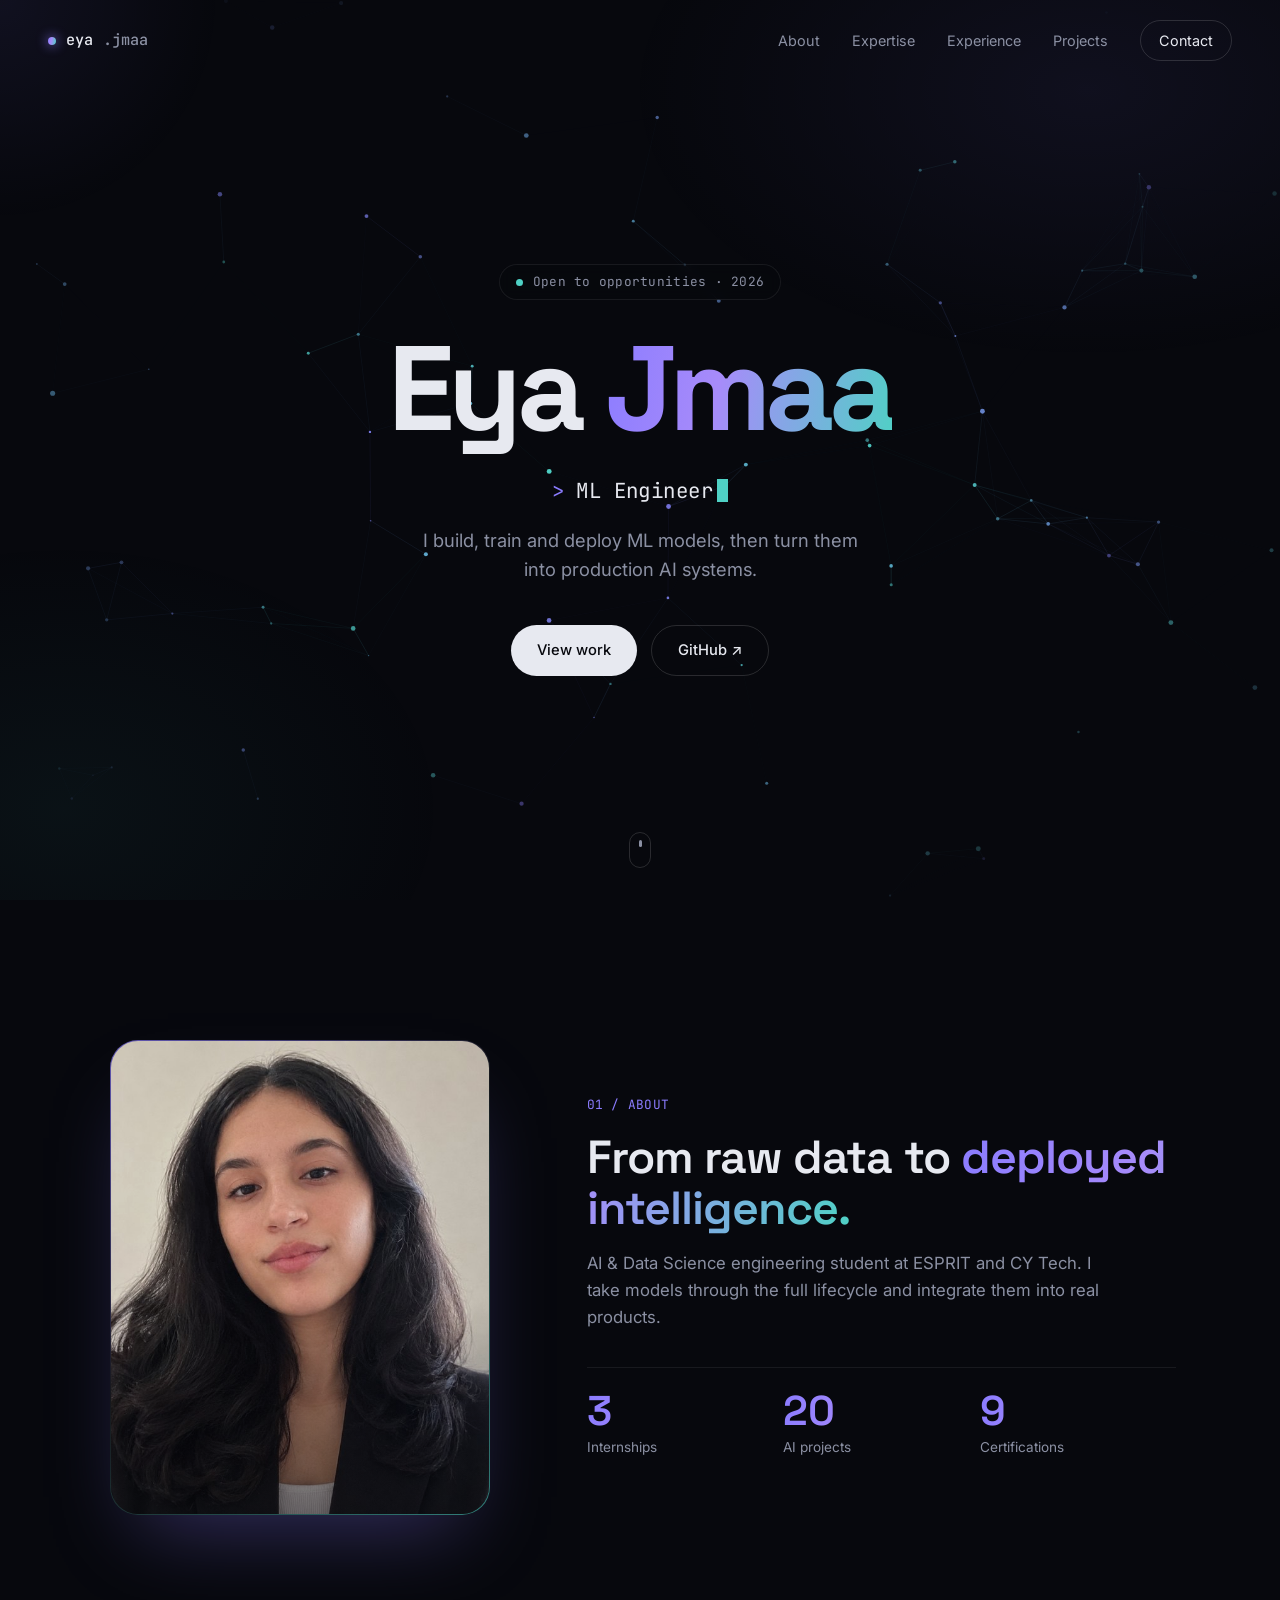
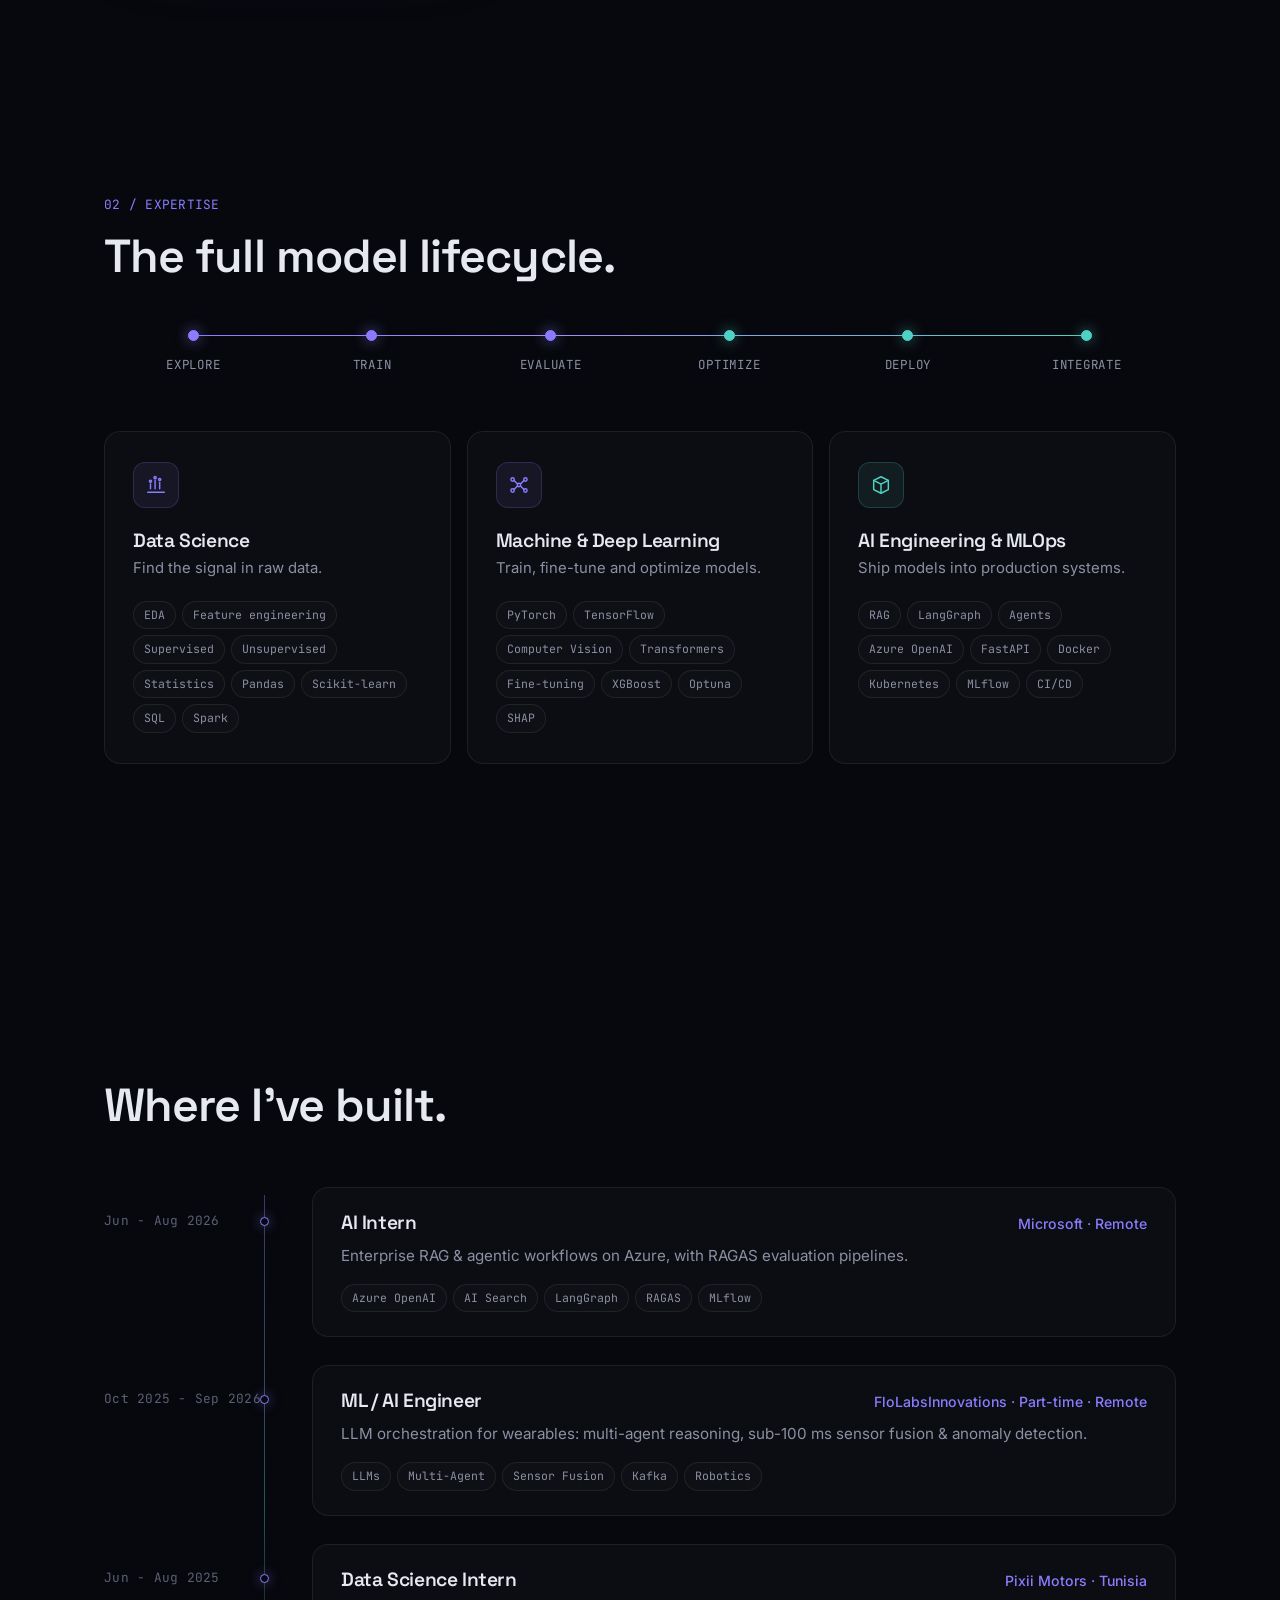
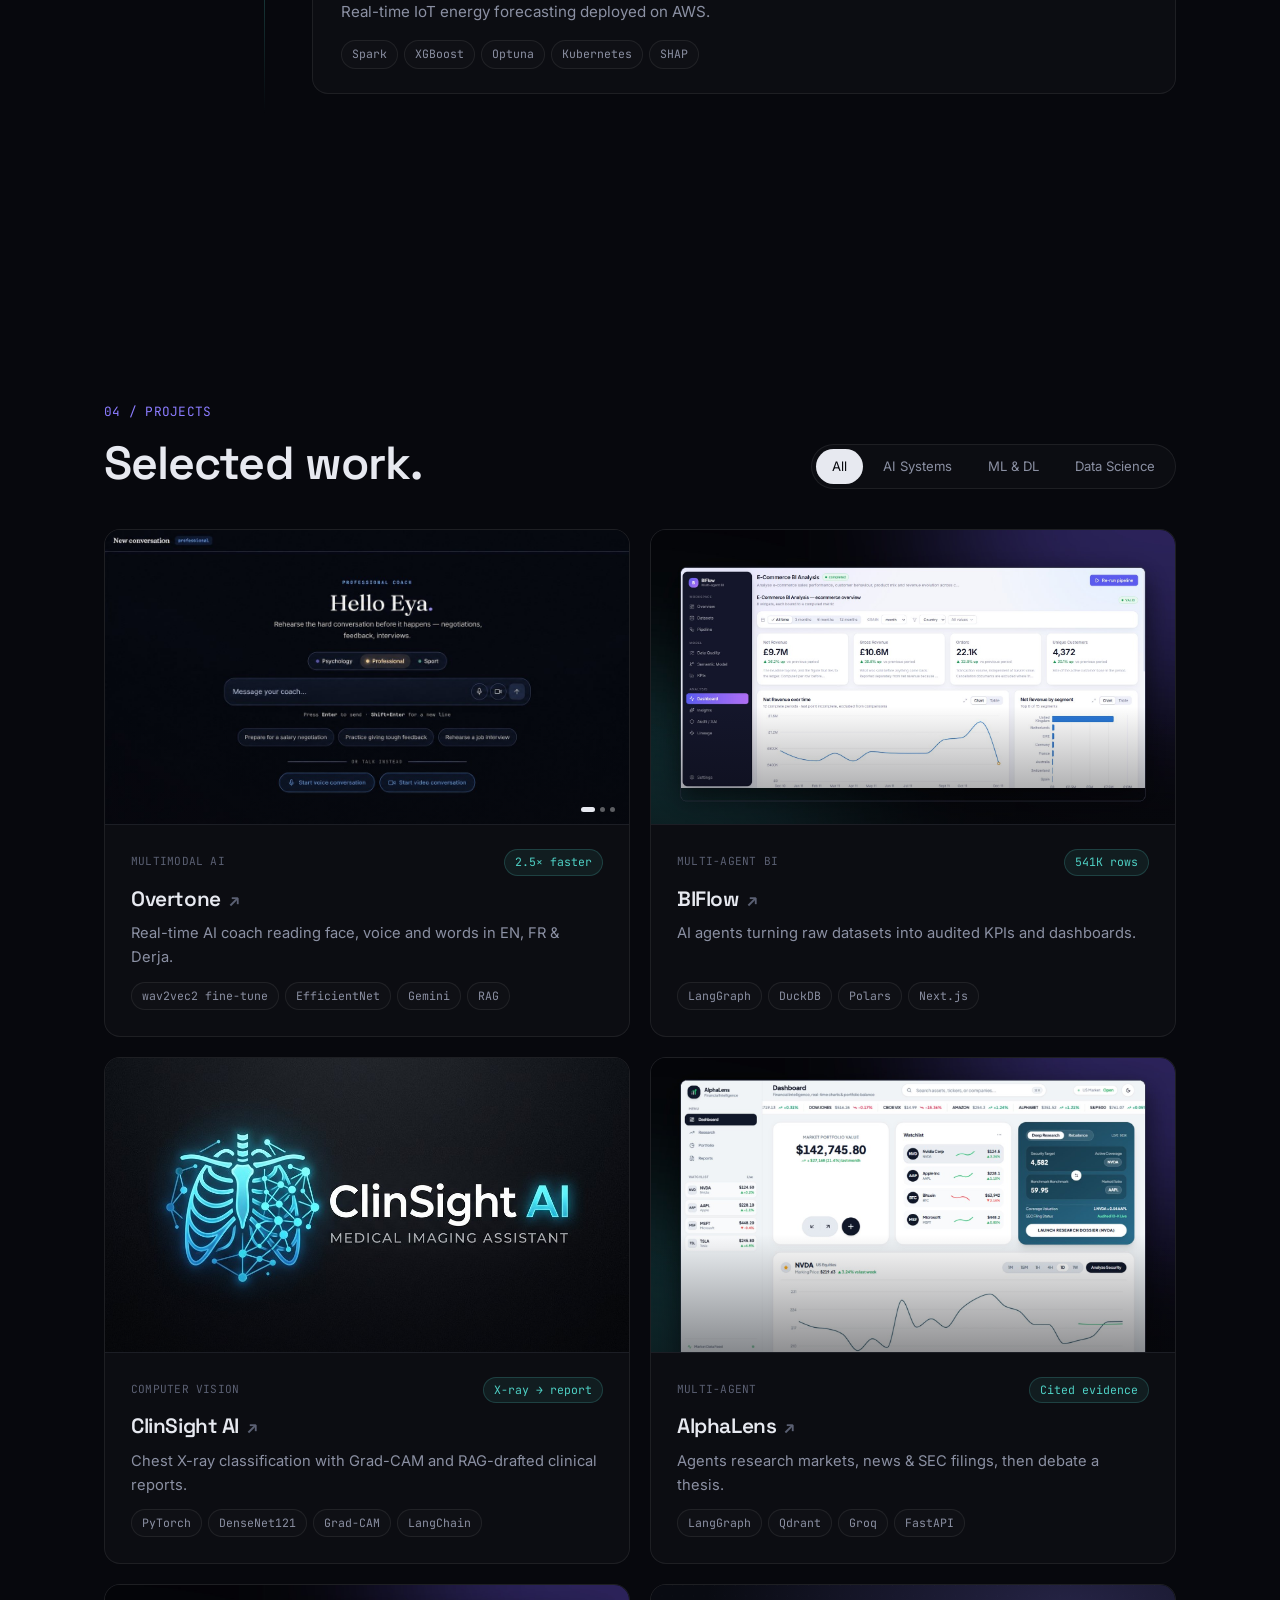
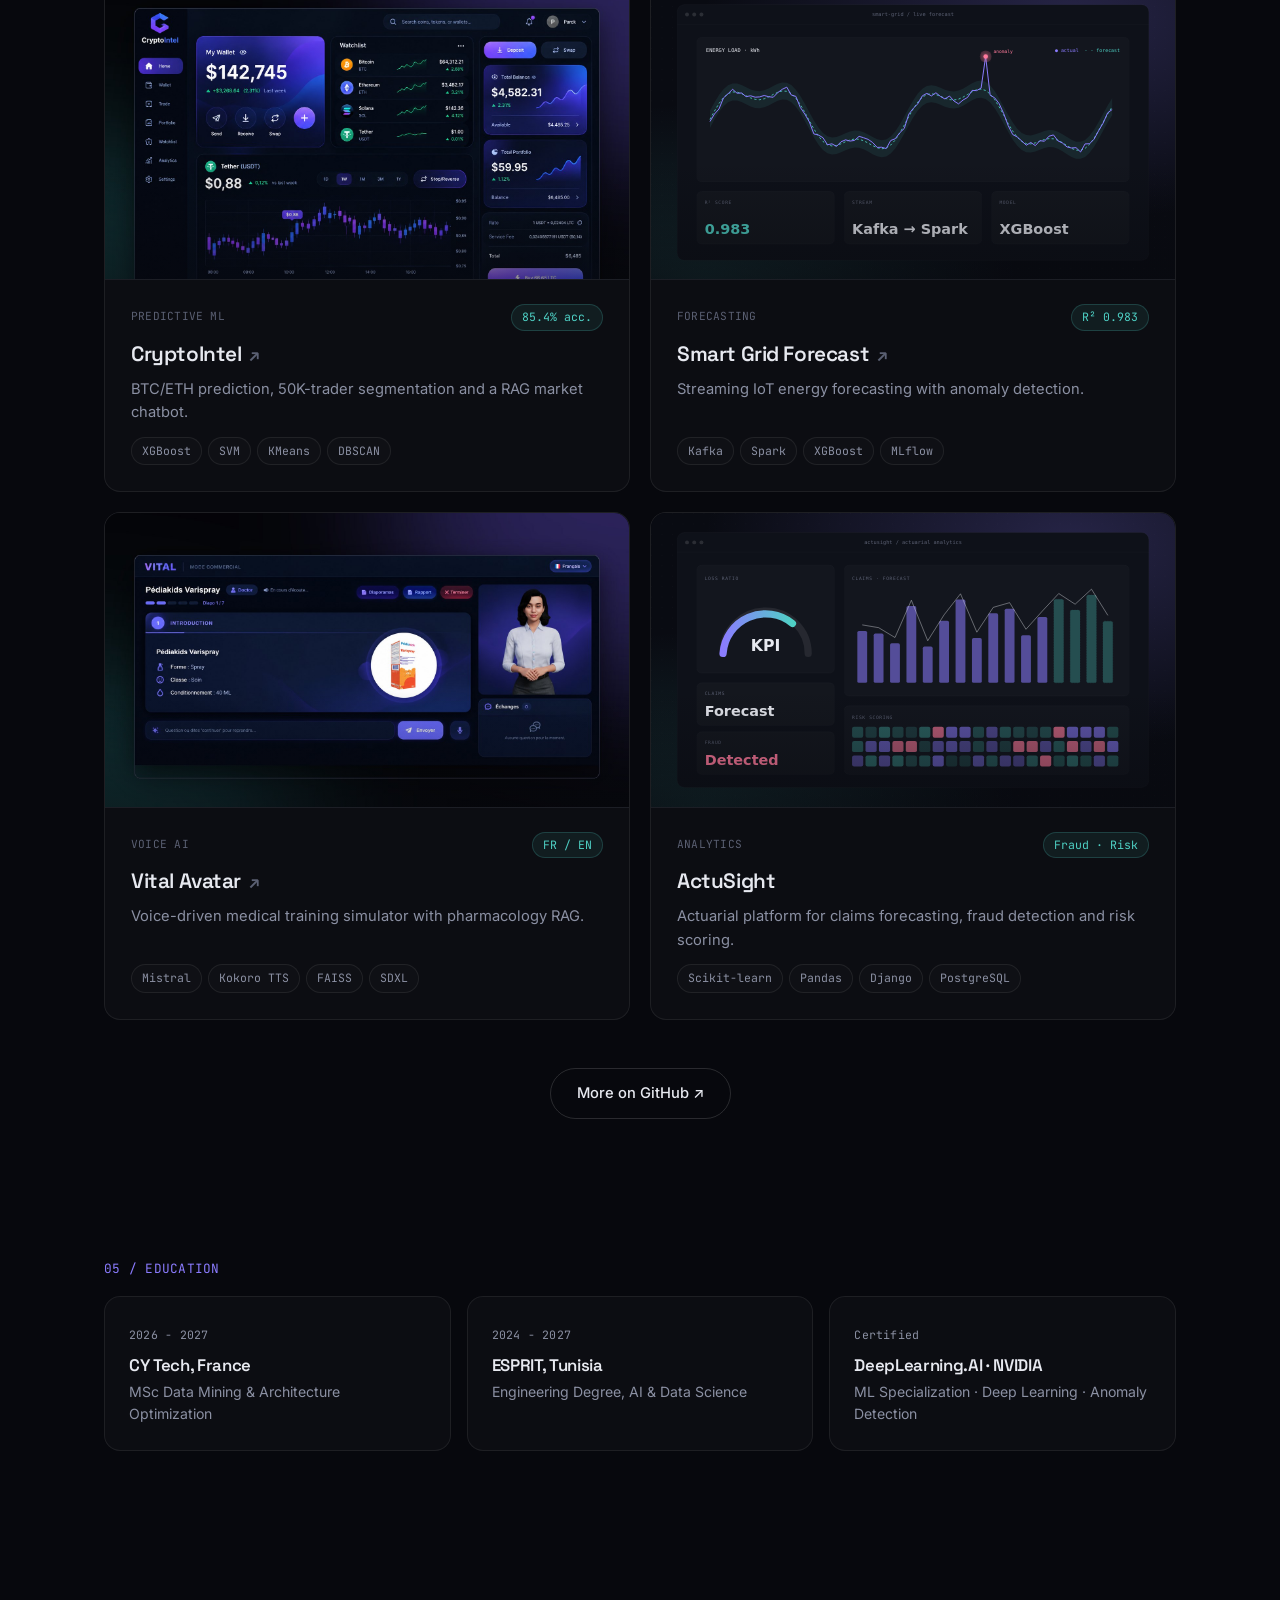
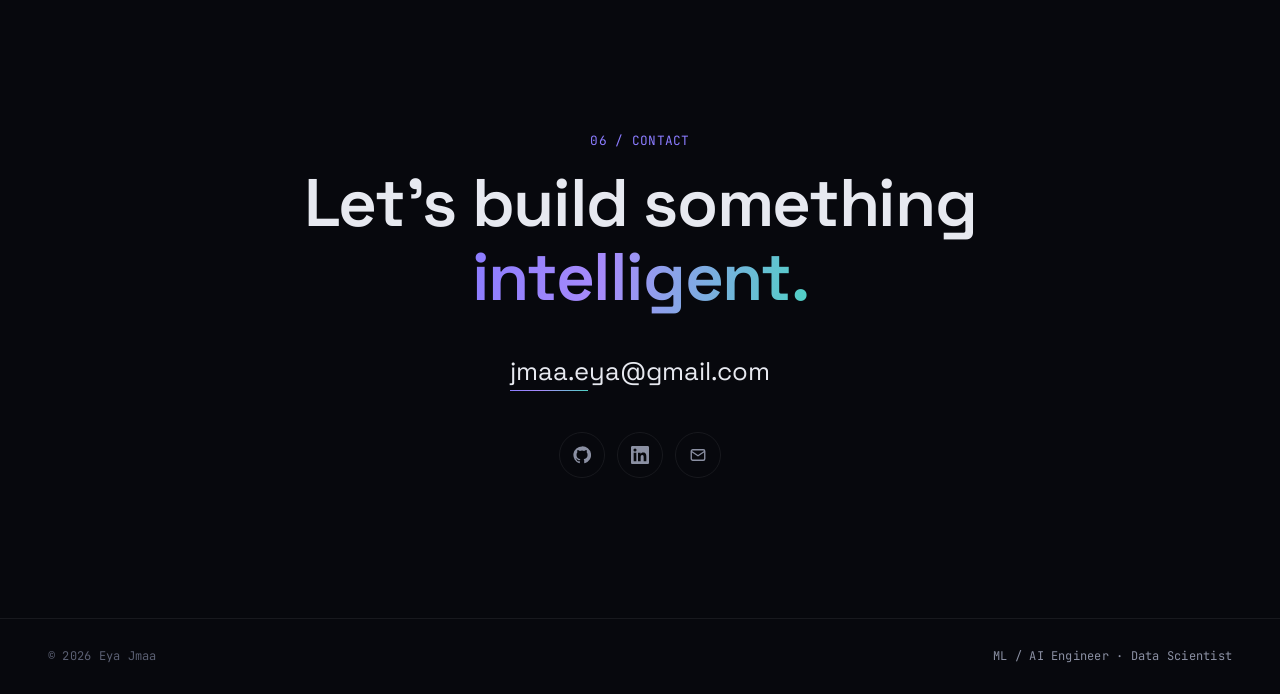
<file: index.html>
<!doctype html>
<html lang="en">
<head>
  <meta charset="utf-8" />
  <meta name="viewport" content="width=device-width, initial-scale=1" />
  <title>Eya Jmaa | ML / AI Engineer & Data Scientist</title>
  <meta name="description" content="Eya Jmaa, ML / AI Engineer with a data science foundation. I develop, train, evaluate, optimize and deploy machine-learning models, and integrate them into production AI systems." />
  <meta name="theme-color" content="#07080d" />
  <meta property="og:title" content="Eya Jmaa | ML / AI Engineer & Data Scientist" />
  <meta property="og:description" content="From raw data to production AI." />
  <meta property="og:image" content="https://eya-jmaa.github.io/assets/eya.jpg" />
  <meta property="og:url" content="https://eya-jmaa.github.io/" />
  <meta property="og:type" content="website" />
  <meta name="twitter:card" content="summary_large_image" />
  <link rel="canonical" href="https://eya-jmaa.github.io/" />
  <link rel="icon" href="data:image/svg+xml,<svg xmlns='http://www.w3.org/2000/svg' viewBox='0 0 64 64'><rect width='64' height='64' rx='16' fill='%2307080d'/><circle cx='20' cy='22' r='5' fill='%238b7cff'/><circle cx='44' cy='22' r='5' fill='%234fd1c5'/><circle cx='32' cy='44' r='5' fill='%23e7e9f0'/><path d='M20 22L44 22L32 44Z' stroke='%238b7cff' stroke-width='2' fill='none' opacity='.6'/></svg>" />
  <link rel="preconnect" href="https://fonts.googleapis.com" />
  <link rel="preconnect" href="https://fonts.gstatic.com" crossorigin />
  <link href="https://fonts.googleapis.com/css2?family=Inter:wght@400;500;600&family=JetBrains+Mono:wght@400;500&family=Space+Grotesk:wght@500;600;700&display=swap" rel="stylesheet" />
  <link rel="stylesheet" href="styles.css" />
</head>
<body>
  <div class="cursor-glow" aria-hidden="true"></div>

  <!-- ───────── Nav ───────── -->
  <header class="nav" id="nav">
    <a href="#top" class="logo" aria-label="Home">
      <span class="logo-dot"></span>eya<span class="muted">.jmaa</span>
    </a>
    <nav class="nav-links" id="navLinks">
      <a href="#about">About</a>
      <a href="#expertise">Expertise</a>
      <a href="#experience">Experience</a>
      <a href="#projects">Projects</a>
      <a href="#contact" class="nav-cta">Contact</a>
    </nav>
    <button class="nav-toggle" id="navToggle" aria-label="Menu" aria-expanded="false"><span></span><span></span></button>
  </header>

  <main id="top">
    <!-- ───────── Hero ───────── -->
    <section class="hero">
      <canvas id="neural" aria-hidden="true"></canvas>
      <div class="hero-inner">
        <p class="eyebrow mono reveal"><span class="pulse"></span>Open to opportunities · 2026</p>
        <h1 class="reveal">Eya <span class="grad">Jmaa</span></h1>
        <p class="role mono reveal">
          <span class="prompt">&gt;</span> <span id="typed">ML Engineer</span><span class="caret"></span>
        </p>
        <p class="lead reveal">I build, train and deploy ML models, then turn them into production AI systems.</p>
        <div class="hero-actions reveal">
          <a href="#projects" class="btn btn-primary">View work</a>
          <a href="https://github.com/Eya-Jmaa" class="btn btn-ghost" target="_blank" rel="noopener">GitHub ↗</a>
        </div>
      </div>
      <a href="#about" class="scroll-hint" aria-label="Scroll down"><span></span></a>
    </section>

    <!-- ───────── About ───────── -->
    <section id="about" class="section">
      <div class="container about">
        <div class="portrait reveal">
          <div class="portrait-frame">
            <img src="assets/eya.jpg" alt="Portrait of Eya Jmaa" width="720" height="750" loading="lazy" />
          </div>
        </div>
        <div class="about-text">
          <p class="label mono reveal">01 / About</p>
          <h2 class="reveal">From raw data to <span class="grad">deployed intelligence.</span></h2>
          <p class="muted reveal">AI &amp; Data Science engineering student at ESPRIT and CY Tech. I take models through the full lifecycle and integrate them into real products.</p>
          <div class="stats reveal">
            <div class="stat"><span class="num" data-count="3">0</span><span class="stat-label">Internships</span></div>
            <div class="stat"><span class="num" data-count="20" data-suffix="+">0</span><span class="stat-label">AI projects</span></div>
            <div class="stat"><span class="num" data-count="9">0</span><span class="stat-label">Certifications</span></div>
          </div>
        </div>
      </div>
    </section>

    <!-- ───────── Expertise ───────── -->
    <section id="expertise" class="section">
      <div class="container">
        <p class="label mono reveal">02 / Expertise</p>
        <h2 class="reveal">The full model lifecycle.</h2>

        <ol class="lifecycle reveal" aria-label="ML lifecycle">
          <li><span class="lc-dot"></span>Explore</li>
          <li><span class="lc-dot"></span>Train</li>
          <li><span class="lc-dot"></span>Evaluate</li>
          <li><span class="lc-dot"></span>Optimize</li>
          <li><span class="lc-dot"></span>Deploy</li>
          <li><span class="lc-dot"></span>Integrate</li>
        </ol>

        <div class="pillars">
          <article class="pillar reveal">
            <div class="pillar-icon">
              <svg viewBox="0 0 24 24" fill="none" stroke="currentColor" stroke-width="1.6" stroke-linecap="round"><path d="M3 20h18"/><path d="M6 16v-5"/><path d="M11 16V7"/><path d="M16 16v-7"/><circle cx="6" cy="8" r="1.2"/><circle cx="11" cy="4" r="1.2"/><circle cx="16" cy="6" r="1.2"/></svg>
            </div>
            <h3>Data Science</h3>
            <p>Find the signal in raw data.</p>
            <ul class="chips"><li>EDA</li><li>Feature engineering</li><li>Supervised</li><li>Unsupervised</li><li>Statistics</li><li>Pandas</li><li>Scikit-learn</li><li>SQL</li><li>Spark</li></ul>
          </article>

          <article class="pillar reveal">
            <div class="pillar-icon">
              <svg viewBox="0 0 24 24" fill="none" stroke="currentColor" stroke-width="1.6" stroke-linecap="round"><circle cx="5" cy="6" r="1.8"/><circle cx="5" cy="18" r="1.8"/><circle cx="12" cy="12" r="1.8"/><circle cx="19" cy="6" r="1.8"/><circle cx="19" cy="18" r="1.8"/><path d="M6.6 7 10.4 11M6.6 17l3.8-4M13.6 11 17.4 7M13.6 13l3.8 4"/></svg>
            </div>
            <h3>Machine &amp; Deep Learning</h3>
            <p>Train, fine-tune and optimize models.</p>
            <ul class="chips"><li>PyTorch</li><li>TensorFlow</li><li>Computer Vision</li><li>Transformers</li><li>Fine-tuning</li><li>XGBoost</li><li>Optuna</li><li>SHAP</li></ul>
          </article>

          <article class="pillar reveal">
            <div class="pillar-icon">
              <svg viewBox="0 0 24 24" fill="none" stroke="currentColor" stroke-width="1.6" stroke-linecap="round" stroke-linejoin="round"><path d="M12 3 4 7v10l8 4 8-4V7z"/><path d="m4 7 8 4 8-4M12 11v10"/></svg>
            </div>
            <h3>AI Engineering &amp; MLOps</h3>
            <p>Ship models into production systems.</p>
            <ul class="chips"><li>RAG</li><li>LangGraph</li><li>Agents</li><li>Azure OpenAI</li><li>FastAPI</li><li>Docker</li><li>Kubernetes</li><li>MLflow</li><li>CI/CD</li></ul>
          </article>
        </div>
      </div>
    </section>

    <!-- ───────── Experience ───────── -->
    <section id="experience" class="section">
      <div class="container">
        <p class="label mono reveal">03 / Experience</p>
        <h2 class="reveal">Where I've built.</h2>

        <ol class="timeline">
          <li class="t-item reveal">
            <div class="t-meta mono">Jun - Aug 2026</div>
            <div class="t-card">
              <div class="t-head">
                <h3>AI Intern</h3>
                <span class="t-org">Microsoft · Remote</span>
              </div>
              <p>Enterprise RAG &amp; agentic workflows on Azure, with RAGAS evaluation pipelines.</p>
              <ul class="chips"><li>Azure OpenAI</li><li>AI Search</li><li>LangGraph</li><li>RAGAS</li><li>MLflow</li></ul>
            </div>
          </li>
          <li class="t-item reveal">
            <div class="t-meta mono">Oct 2025 - Sep 2026</div>
            <div class="t-card">
              <div class="t-head">
                <h3>ML / AI Engineer</h3>
                <span class="t-org">FloLabsInnovations · Part-time · Remote</span>
              </div>
              <p>LLM orchestration for wearables: multi-agent reasoning, sub-100 ms sensor fusion &amp; anomaly detection.</p>
              <ul class="chips"><li>LLMs</li><li>Multi-Agent</li><li>Sensor Fusion</li><li>Kafka</li><li>Robotics</li></ul>
            </div>
          </li>
          <li class="t-item reveal">
            <div class="t-meta mono">Jun - Aug 2025</div>
            <div class="t-card">
              <div class="t-head">
                <h3>Data Science Intern</h3>
                <span class="t-org">Pixii Motors · Tunisia</span>
              </div>
              <p>Real-time IoT energy forecasting deployed on AWS<span class="hl"></span>.</p>
              <ul class="chips"><li>Spark</li><li>XGBoost</li><li>Optuna</li><li>Kubernetes</li><li>SHAP</li></ul>
            </div>
          </li>
        </ol>
      </div>
    </section>

    <!-- ───────── Projects ───────── -->
    <section id="projects" class="section">
      <div class="container">
        <p class="label mono reveal">04 / Projects</p>
        <div class="proj-head reveal">
          <h2>Selected work.</h2>
          <div class="filters" role="tablist">
            <button class="filter active" data-filter="all">All</button>
            <button class="filter" data-filter="ai">AI Systems</button>
            <button class="filter" data-filter="ml">ML &amp; DL</button>
            <button class="filter" data-filter="ds">Data Science</button>
          </div>
        </div>

        <!-- To use a real screenshot, drop it in assets/projects/ and change the <img src>. -->
        <div class="grid">
          <article class="card reveal" data-tags="ai ml">
            <div class="card-media" data-gallery="assets/projects/overtone.jpg, assets/projects/overtone-voice.jpg, assets/projects/overtone-dashboard.jpg">
              <img src="assets/projects/overtone.jpg" alt="Overtone app home screen" loading="lazy" />
            </div>
            <div class="card-body">
              <div class="card-top"><span class="tag mono">Multimodal AI</span><span class="metric">2.5× faster</span></div>
              <h3>Overtone</h3>
              <p>Real-time AI coach reading face, voice and words in EN, FR &amp; Derja.</p>
              <ul class="chips"><li>wav2vec2 fine-tune</li><li>EfficientNet</li><li>Gemini</li><li>RAG</li></ul>
            </div>
            <a class="card-link" href="https://github.com/Eya-Jmaa/Overtone" target="_blank" rel="noopener" aria-label="Overtone on GitHub"></a>
          </article>

          <article class="card reveal" data-tags="ai ds">
            <div class="card-media"><img src="assets/projects/biflow.jpg" alt="BIFlow KPI dashboard" loading="lazy" /></div>
            <div class="card-body">
              <div class="card-top"><span class="tag mono">Multi-agent BI</span><span class="metric">541K rows</span></div>
              <h3>BIFlow</h3>
              <p>AI agents turning raw datasets into audited KPIs and dashboards.</p>
              <ul class="chips"><li>LangGraph</li><li>DuckDB</li><li>Polars</li><li>Next.js</li></ul>
            </div>
            <a class="card-link" href="https://github.com/Eya-Jmaa/BIFlow" target="_blank" rel="noopener" aria-label="BIFlow on GitHub"></a>
          </article>

          <article class="card reveal" data-tags="ml ai">
            <div class="card-media"><img src="assets/projects/clinsight.jpg" alt="ClinSight AI medical imaging assistant" loading="lazy" /></div>
            <div class="card-body">
              <div class="card-top"><span class="tag mono">Computer Vision</span><span class="metric">X-ray → report</span></div>
              <h3>ClinSight AI</h3>
              <p>Chest X-ray classification with Grad-CAM and RAG-drafted clinical reports.</p>
              <ul class="chips"><li>PyTorch</li><li>DenseNet121</li><li>Grad-CAM</li><li>LangChain</li></ul>
            </div>
            <a class="card-link" href="https://github.com/Eya-Jmaa/ClinSight-AI" target="_blank" rel="noopener" aria-label="ClinSight AI on GitHub"></a>
          </article>

          <article class="card reveal" data-tags="ai">
            <div class="card-media"><img src="assets/projects/alphalens.jpg" alt="AlphaLens research dashboard" loading="lazy" /></div>
            <div class="card-body">
              <div class="card-top"><span class="tag mono">Multi-agent</span><span class="metric">Cited evidence</span></div>
              <h3>AlphaLens</h3>
              <p>Agents research markets, news &amp; SEC filings, then debate a thesis.</p>
              <ul class="chips"><li>LangGraph</li><li>Qdrant</li><li>Groq</li><li>FastAPI</li></ul>
            </div>
            <a class="card-link" href="https://github.com/Eya-Jmaa/AlphaLens" target="_blank" rel="noopener" aria-label="AlphaLens on GitHub"></a>
          </article>

          <article class="card reveal" data-tags="ds ml">
            <div class="card-media"><img src="assets/projects/cryptointel.jpg" alt="CryptoIntel market dashboard" loading="lazy" /></div>
            <div class="card-body">
              <div class="card-top"><span class="tag mono">Predictive ML</span><span class="metric">85.4% acc.</span></div>
              <h3>CryptoIntel</h3>
              <p>BTC/ETH prediction, 50K-trader segmentation and a RAG market chatbot.</p>
              <ul class="chips"><li>XGBoost</li><li>SVM</li><li>KMeans</li><li>DBSCAN</li></ul>
            </div>
            <a class="card-link" href="https://github.com/Eya-Jmaa/CryptoIntel" target="_blank" rel="noopener" aria-label="CryptoIntel on GitHub"></a>
          </article>

          <article class="card reveal" data-tags="ds ml">
            <div class="card-media"><img src="assets/projects/smart-grid.svg" alt="Smart grid energy forecast with anomaly" loading="lazy" /></div>
            <div class="card-body">
              <div class="card-top"><span class="tag mono">Forecasting</span><span class="metric">R² 0.983</span></div>
              <h3>Smart Grid Forecast</h3>
              <p>Streaming IoT energy forecasting with anomaly detection.</p>
              <ul class="chips"><li>Kafka</li><li>Spark</li><li>XGBoost</li><li>MLflow</li></ul>
            </div>
            <a class="card-link" href="https://github.com/Eya-Jmaa/IoT-Enabled-Smart-Grid-ML-Project-" target="_blank" rel="noopener" aria-label="Smart Grid Forecast on GitHub"></a>
          </article>

          <article class="card reveal" data-tags="ai">
            <div class="card-media"><img src="assets/projects/vital-avatar.jpg" alt="Vital Avatar training session with 3D avatar" loading="lazy" /></div>
            <div class="card-body">
              <div class="card-top"><span class="tag mono">Voice AI</span><span class="metric">FR / EN</span></div>
              <h3>Vital Avatar</h3>
              <p>Voice-driven medical training simulator with pharmacology RAG.</p>
              <ul class="chips"><li>Mistral</li><li>Kokoro TTS</li><li>FAISS</li><li>SDXL</li></ul>
            </div>
            <a class="card-link" href="https://github.com/Eya-Jmaa/AI-Medical-Delegate-Simulation" target="_blank" rel="noopener" aria-label="Vital Avatar on GitHub"></a>
          </article>

          <article class="card reveal" data-tags="ds">
            <div class="card-media"><img src="assets/projects/actusight.svg" alt="ActuSight actuarial KPI dashboard" loading="lazy" /></div>
            <div class="card-body">
              <div class="card-top"><span class="tag mono">Analytics</span><span class="metric">Fraud · Risk</span></div>
              <h3>ActuSight</h3>
              <p>Actuarial platform for claims forecasting, fraud detection and risk scoring.</p>
              <ul class="chips"><li>Scikit-learn</li><li>Pandas</li><li>Django</li><li>PostgreSQL</li></ul>
            </div>
          </article>
        </div>

        <div class="more reveal">
          <a href="https://github.com/Eya-Jmaa" target="_blank" rel="noopener" class="btn btn-ghost">More on GitHub ↗</a>
        </div>
      </div>
    </section>

    <!-- ───────── Education ───────── -->
    <section id="education" class="section section-tight">
      <div class="container">
        <p class="label mono reveal">05 / Education</p>
        <div class="edu">
          <div class="edu-item reveal">
            <span class="mono muted">2026 - 2027</span>
            <h4>CY Tech, France</h4>
            <p class="muted">MSc Data Mining &amp; Architecture Optimization</p>
          </div>
          <div class="edu-item reveal">
            <span class="mono muted">2024 - 2027</span>
            <h4>ESPRIT, Tunisia</h4>
            <p class="muted">Engineering Degree, AI &amp; Data Science</p>
          </div>
          <div class="edu-item reveal">
            <span class="mono muted">Certified</span>
            <h4>DeepLearning.AI · NVIDIA</h4>
            <p class="muted">ML Specialization · Deep Learning · Anomaly Detection</p>
          </div>
        </div>
      </div>
    </section>

    <!-- ───────── Contact ───────── -->
    <section id="contact" class="section contact">
      <div class="container contact-inner reveal">
        <p class="label mono">06 / Contact</p>
        <h2>Let's build something <span class="grad">intelligent.</span></h2>
        <a href="mailto:jmaa.eya@gmail.com" class="email">jmaa.eya@gmail.com</a>
        <div class="socials">
          <a href="https://github.com/Eya-Jmaa" target="_blank" rel="noopener" aria-label="GitHub">
            <svg viewBox="0 0 24 24"><path d="M12 .5a11.5 11.5 0 0 0-3.64 22.41c.58.1.79-.25.79-.56v-2c-3.2.7-3.88-1.37-3.88-1.37-.52-1.33-1.28-1.69-1.28-1.69-1.05-.72.08-.7.08-.7 1.16.08 1.77 1.19 1.77 1.19 1.03 1.77 2.7 1.26 3.36.96.1-.75.4-1.26.73-1.55-2.55-.29-5.24-1.28-5.24-5.69 0-1.26.45-2.28 1.19-3.09-.12-.29-.52-1.46.11-3.05 0 0 .97-.31 3.17 1.18a11 11 0 0 1 5.77 0c2.2-1.49 3.17-1.18 3.17-1.18.63 1.59.23 2.76.11 3.05.74.81 1.19 1.83 1.19 3.09 0 4.42-2.7 5.39-5.26 5.68.41.36.78 1.06.78 2.14v3.17c0 .31.21.67.8.56A11.5 11.5 0 0 0 12 .5Z"/></svg>
          </a>
          <a href="https://www.linkedin.com/in/eya-jmaa/" target="_blank" rel="noopener" aria-label="LinkedIn">
            <svg viewBox="0 0 24 24"><path d="M20.45 20.45h-3.56v-5.57c0-1.33-.02-3.04-1.85-3.04-1.85 0-2.14 1.45-2.14 2.94v5.67H9.35V9h3.41v1.56h.05c.48-.9 1.64-1.85 3.37-1.85 3.6 0 4.27 2.37 4.27 5.46v6.28ZM5.34 7.43a2.06 2.06 0 1 1 0-4.13 2.06 2.06 0 0 1 0 4.13ZM7.12 20.45H3.56V9h3.56v11.45ZM22.22 0H1.77C.79 0 0 .77 0 1.73v20.54C0 23.23.79 24 1.77 24h20.45c.98 0 1.78-.77 1.78-1.73V1.73C24 .77 23.2 0 22.22 0Z"/></svg>
          </a>
          <a href="mailto:jmaa.eya@gmail.com" aria-label="Email">
            <svg viewBox="0 0 24 24" fill="none" stroke="currentColor" stroke-width="1.8"><rect x="3" y="5" width="18" height="14" rx="2"/><path d="m3 7 9 6 9-6"/></svg>
          </a>
        </div>
      </div>
    </section>
  </main>

  <footer class="footer mono">
    <span>© 2026 Eya Jmaa</span>
    <span class="muted">ML / AI Engineer · Data Scientist</span>
  </footer>

  <script src="main.js"></script>
</body>
</html>
</file>
<file: styles.css>
/* ─────────────────────────  Tokens  ───────────────────────── */
:root {
  --bg: #07080d;
  --bg-2: #0b0d14;
  --surface: rgba(255, 255, 255, 0.025);
  --surface-hover: rgba(255, 255, 255, 0.045);
  --border: rgba(255, 255, 255, 0.07);
  --border-strong: rgba(255, 255, 255, 0.14);
  --text: #e7e9f0;
  --muted: #8b90a3;
  --dim: #5b6073;
  --violet: #8b7cff;
  --teal: #4fd1c5;
  --grad: linear-gradient(100deg, var(--violet) 0%, #a78bfa 40%, var(--teal) 100%);

  --font: "Inter", system-ui, -apple-system, sans-serif;
  --display: "Space Grotesk", var(--font);
  --mono: "JetBrains Mono", ui-monospace, monospace;

  --radius: 16px;
  --ease: cubic-bezier(0.22, 1, 0.36, 1);
  --max: 1120px;
}

*,
*::before,
*::after { box-sizing: border-box; margin: 0; padding: 0; }

html { scroll-behavior: smooth; -webkit-text-size-adjust: 100%; }

body {
  background: var(--bg);
  color: var(--text);
  font-family: var(--font);
  font-size: 16px;
  line-height: 1.6;
  -webkit-font-smoothing: antialiased;
  overflow-x: hidden;
}

::selection { background: rgba(139, 124, 255, 0.35); }

a { color: inherit; text-decoration: none; }
ul, ol { list-style: none; }
button { font: inherit; color: inherit; background: none; border: 0; cursor: pointer; }

h1, h2, h3, h4 { font-family: var(--display); font-weight: 600; letter-spacing: -0.02em; line-height: 1.1; }
h2 { font-size: clamp(1.9rem, 4vw, 2.9rem); margin-bottom: 1rem; }
h3 { font-size: 1.2rem; }

.mono { font-family: var(--mono); font-size: 0.8rem; letter-spacing: 0.02em; }
.muted { color: var(--muted); }
.grad {
  background: var(--grad);
  -webkit-background-clip: text;
  background-clip: text;
  color: transparent;
}
.hl { color: var(--teal); font-weight: 500; }

.container { width: 100%; max-width: var(--max); margin: 0 auto; padding: 0 24px; }
.section { padding: clamp(80px, 12vw, 140px) 0; position: relative; }
.label { color: var(--violet); margin-bottom: 1rem; text-transform: uppercase; }

/* Subtle grain + ambient glow */
body::before {
  content: "";
  position: fixed; inset: 0;
  pointer-events: none; z-index: 0;
  background:
    radial-gradient(60vw 50vh at 85% 10%, rgba(139, 124, 255, 0.07), transparent 60%),
    radial-gradient(50vw 50vh at 5% 90%, rgba(79, 209, 197, 0.05), transparent 60%);
}
main, .footer, .nav { position: relative; z-index: 1; }

.cursor-glow {
  position: fixed; top: 0; left: 0;
  width: 480px; height: 480px;
  margin: -240px 0 0 -240px;
  border-radius: 50%;
  background: radial-gradient(circle, rgba(139, 124, 255, 0.08), transparent 65%);
  pointer-events: none; z-index: 0;
  transition: opacity 0.4s;
  will-change: transform;
}
@media (hover: none) { .cursor-glow { display: none; } }

/* ─────────────────────────  Nav  ───────────────────────── */
.nav {
  position: fixed; top: 0; left: 0; right: 0;
  z-index: 50;
  display: flex; align-items: center; justify-content: space-between;
  padding: 20px clamp(20px, 4vw, 48px);
  transition: padding 0.4s var(--ease), background 0.4s, border-color 0.4s;
  border-bottom: 1px solid transparent;
}
/* blur lives on a pseudo-element so the fixed mobile menu isn't trapped inside the nav */
.nav::before {
  content: "";
  position: absolute; inset: 0; z-index: -1;
  background: rgba(7, 8, 13, 0.7);
  backdrop-filter: blur(14px);
  -webkit-backdrop-filter: blur(14px);
  opacity: 0;
  transition: opacity 0.4s;
}
.nav.scrolled { padding-top: 14px; padding-bottom: 14px; border-bottom-color: var(--border); }
.nav.scrolled::before { opacity: 1; }
.logo { font-family: var(--mono); font-weight: 500; font-size: 0.95rem; display: flex; align-items: center; gap: 10px; }
.logo-dot {
  width: 8px; height: 8px; border-radius: 50%;
  background: var(--grad);
  box-shadow: 0 0 12px var(--violet);
}
.nav-links { display: flex; align-items: center; gap: 32px; font-size: 0.9rem; }
.nav-links a { color: var(--muted); transition: color 0.25s; position: relative; }
.nav-links a:hover { color: var(--text); }
.nav-links a.nav-cta {
  color: var(--text);
  padding: 8px 18px;
  border: 1px solid var(--border-strong);
  border-radius: 999px;
  transition: border-color 0.25s, background 0.25s;
}
.nav-links a.nav-cta:hover { border-color: var(--violet); background: rgba(139, 124, 255, 0.08); }

.nav-toggle { display: none; width: 36px; height: 36px; position: relative; }
.nav-toggle span {
  position: absolute; left: 8px; right: 8px; height: 1.5px; background: var(--text);
  transition: transform 0.35s var(--ease), top 0.35s var(--ease);
}
.nav-toggle span:first-child { top: 14px; }
.nav-toggle span:last-child { top: 21px; }
.nav-toggle[aria-expanded="true"] span:first-child { top: 17.5px; transform: rotate(45deg); }
.nav-toggle[aria-expanded="true"] span:last-child { top: 17.5px; transform: rotate(-45deg); }

/* ─────────────────────────  Hero  ───────────────────────── */
.hero {
  min-height: 100vh; min-height: 100svh;
  display: grid; place-items: center;
  position: relative;
  overflow: hidden;
  padding: 120px 24px 80px;
}
#neural {
  position: absolute; inset: 0;
  width: 100%; height: 100%;
  -webkit-mask-image: radial-gradient(ellipse 80% 70% at 50% 50%, #000 30%, transparent 85%);
  mask-image: radial-gradient(ellipse 80% 70% at 50% 50%, #000 30%, transparent 85%);
}
.hero-inner { position: relative; text-align: center; max-width: 820px; }

.eyebrow {
  display: inline-flex; align-items: center; gap: 10px;
  color: var(--muted);
  padding: 7px 16px;
  border: 1px solid var(--border);
  border-radius: 999px;
  background: rgba(7, 8, 13, 0.5);
  backdrop-filter: blur(6px);
  margin-bottom: 32px;
}
.pulse {
  width: 7px; height: 7px; border-radius: 50%;
  background: var(--teal);
  box-shadow: 0 0 0 0 rgba(79, 209, 197, 0.6);
  animation: pulse 2.2s infinite;
}
@keyframes pulse {
  70% { box-shadow: 0 0 0 9px rgba(79, 209, 197, 0); }
  100% { box-shadow: 0 0 0 0 rgba(79, 209, 197, 0); }
}

.hero h1 {
  font-size: clamp(3.4rem, 11vw, 7.5rem);
  font-weight: 700;
  letter-spacing: -0.045em;
  line-height: 0.95;
}
.role {
  font-size: clamp(1rem, 2.4vw, 1.3rem);
  color: var(--text);
  margin: 28px 0 18px;
  min-height: 1.6em;
}
.prompt { color: var(--violet); }
.caret {
  display: inline-block; width: 0.55em; height: 1.1em;
  background: var(--teal);
  margin-left: 4px; vertical-align: -0.18em;
  animation: blink 1s steps(1) infinite;
}
@keyframes blink { 50% { opacity: 0; } }

.lead { color: var(--muted); font-size: clamp(1rem, 1.8vw, 1.15rem); max-width: 460px; margin: 0 auto; }

.hero-actions { display: flex; gap: 14px; justify-content: center; flex-wrap: wrap; margin-top: 40px; }

.btn {
  display: inline-flex; align-items: center; justify-content: center;
  padding: 13px 26px;
  border-radius: 999px;
  font-size: 0.92rem; font-weight: 500;
  transition: transform 0.3s var(--ease), box-shadow 0.3s, background 0.3s, border-color 0.3s;
}
.btn-primary {
  background: var(--text); color: var(--bg);
}
.btn-primary:hover { transform: translateY(-2px); box-shadow: 0 10px 40px -10px rgba(139, 124, 255, 0.7); }
.btn-ghost { border: 1px solid var(--border-strong); color: var(--text); }
.btn-ghost:hover { border-color: var(--violet); background: rgba(139, 124, 255, 0.08); transform: translateY(-2px); }

.scroll-hint {
  position: absolute; bottom: 32px; left: 50%; transform: translateX(-50%);
  width: 22px; height: 36px;
  border: 1.5px solid var(--border-strong);
  border-radius: 12px;
}
.scroll-hint span {
  position: absolute; top: 7px; left: 50%;
  width: 3px; height: 7px; margin-left: -1.5px;
  background: var(--muted); border-radius: 2px;
  animation: scroll 2s var(--ease) infinite;
}
@keyframes scroll { 0% { opacity: 0; transform: translateY(0); } 30% { opacity: 1; } 100% { opacity: 0; transform: translateY(12px); } }

/* ─────────────────────────  About  ───────────────────────── */
.about {
  display: grid;
  grid-template-columns: minmax(260px, 0.8fr) 1.2fr;
  gap: clamp(40px, 7vw, 96px);
  align-items: center;
}
.about-text p.muted { font-size: 1.05rem; max-width: 520px; }

.portrait { position: relative; max-width: 380px; width: 100%; justify-self: center; }
.portrait-frame {
  position: relative;
  border-radius: 28px;
  padding: 1px;
  background: linear-gradient(140deg, rgba(139, 124, 255, 0.7), rgba(255, 255, 255, 0.06) 45%, rgba(79, 209, 197, 0.6));
  box-shadow: 0 40px 80px -30px rgba(139, 124, 255, 0.35);
}
.portrait-frame::after {
  /* soft tint so the photo blends into the dark palette */
  content: "";
  position: absolute; inset: 1px;
  border-radius: 27px;
  background: linear-gradient(to top, rgba(7, 8, 13, 0.55), transparent 45%);
  pointer-events: none;
}
.portrait img {
  display: block;
  width: 100%; height: auto;
  aspect-ratio: 4 / 5;
  object-fit: cover;
  object-position: 50% 30%;
  border-radius: 27px;
  filter: saturate(0.92) contrast(1.02);
}
.portrait-badge {
  position: absolute; left: 50%; bottom: -16px; transform: translateX(-50%);
  display: inline-flex; align-items: center; gap: 8px;
  white-space: nowrap;
  padding: 8px 16px;
  border: 1px solid var(--border-strong);
  border-radius: 999px;
  background: rgba(11, 13, 20, 0.85);
  backdrop-filter: blur(8px);
  -webkit-backdrop-filter: blur(8px);
  color: var(--muted);
  font-size: 0.75rem;
}

.stats {
  display: grid; grid-template-columns: repeat(3, 1fr);
  margin-top: 36px;
  border-top: 1px solid var(--border);
}
.stat {
  padding: 22px 0 0;
  display: flex; flex-direction: column; gap: 6px;
}
.num {
  font-family: var(--display); font-weight: 600;
  font-size: clamp(2rem, 4vw, 2.6rem);
  line-height: 1;
  background: var(--grad);
  -webkit-background-clip: text; background-clip: text; color: transparent;
}
.stat-label { color: var(--muted); font-size: 0.85rem; }

/* ─────────────────────────  Expertise  ───────────────────────── */
.lifecycle {
  position: relative;
  display: grid; grid-template-columns: repeat(6, 1fr);
  margin: 48px 0 56px;
  counter-reset: lc;
}
.lifecycle::before,
.lifecycle::after {
  content: "";
  position: absolute; top: 5px; left: calc(100% / 12); right: calc(100% / 12);
  height: 1px;
}
.lifecycle::before { background: var(--border-strong); }
.lifecycle::after {
  background: var(--grad);
  transform: scaleX(0); transform-origin: left;
  transition: transform 1.8s var(--ease) 0.2s;
}
.lifecycle.in::after { transform: scaleX(1); }
.lifecycle li {
  position: relative; z-index: 1;
  display: flex; flex-direction: column; align-items: center; gap: 14px;
  font-family: var(--mono); font-size: 0.78rem;
  color: var(--muted);
  text-transform: uppercase; letter-spacing: 0.06em;
}
.lc-dot {
  width: 11px; height: 11px; border-radius: 50%;
  background: var(--bg);
  border: 1.5px solid var(--violet);
  transition: background 0.4s, box-shadow 0.4s;
}
.lifecycle.in .lc-dot { background: var(--violet); box-shadow: 0 0 14px rgba(139, 124, 255, 0.7); }
.lifecycle li:nth-child(n+4) .lc-dot { border-color: var(--teal); }
.lifecycle.in li:nth-child(n+4) .lc-dot { background: var(--teal); box-shadow: 0 0 14px rgba(79, 209, 197, 0.6); }
.lifecycle.in li:nth-child(1) .lc-dot { transition-delay: 0.2s; }
.lifecycle.in li:nth-child(2) .lc-dot { transition-delay: 0.5s; }
.lifecycle.in li:nth-child(3) .lc-dot { transition-delay: 0.8s; }
.lifecycle.in li:nth-child(4) .lc-dot { transition-delay: 1.1s; }
.lifecycle.in li:nth-child(5) .lc-dot { transition-delay: 1.4s; }
.lifecycle.in li:nth-child(6) .lc-dot { transition-delay: 1.7s; }

.pillars { display: grid; grid-template-columns: repeat(3, 1fr); gap: 16px; }
.pillar {
  padding: 30px 28px;
  border: 1px solid var(--border);
  border-radius: var(--radius);
  background: var(--surface);
  transition: border-color 0.35s, background 0.35s, transform 0.45s var(--ease);
}
.pillar:hover { border-color: var(--border-strong); background: var(--surface-hover); transform: translateY(-4px); }
.pillar-icon {
  width: 46px; height: 46px;
  display: grid; place-items: center;
  border-radius: 12px;
  color: var(--violet);
  background: rgba(139, 124, 255, 0.08);
  border: 1px solid rgba(139, 124, 255, 0.2);
  margin-bottom: 22px;
}
.pillar:nth-child(3) .pillar-icon { color: var(--teal); background: rgba(79, 209, 197, 0.08); border-color: rgba(79, 209, 197, 0.2); }
.pillar-icon svg { width: 22px; height: 22px; }
.pillar h3 { margin-bottom: 6px; }
.pillar p { color: var(--muted); font-size: 0.93rem; margin-bottom: 20px; }

/* ─────────────────────────  Chips  ───────────────────────── */
.chips { display: flex; flex-wrap: wrap; gap: 6px; }
.chips li {
  font-family: var(--mono);
  font-size: 0.72rem;
  color: var(--muted);
  padding: 4px 10px;
  border: 1px solid var(--border);
  border-radius: 999px;
  background: rgba(255, 255, 255, 0.015);
  transition: color 0.25s, border-color 0.25s;
}
.chips.lg { gap: 8px; }
.chips.lg li { font-size: 0.8rem; padding: 7px 14px; }
.chips.lg li:hover { color: var(--text); border-color: var(--violet); }

/* ─────────────────────────  Timeline  ───────────────────────── */
.timeline { margin-top: 56px; position: relative; }
.timeline::before {
  content: "";
  position: absolute; top: 8px; bottom: 8px; left: 160px;
  width: 1px;
  background: linear-gradient(to bottom, var(--violet), var(--teal) 60%, transparent);
  opacity: 0.4;
}
.t-item {
  display: grid; grid-template-columns: 160px 1fr;
  gap: 48px;
  padding-bottom: 28px;
  position: relative;
}
.t-item::before {
  content: "";
  position: absolute; left: 156px; top: 30px;
  width: 9px; height: 9px; border-radius: 50%;
  background: var(--bg);
  border: 1.5px solid var(--violet);
  box-shadow: 0 0 12px rgba(139, 124, 255, 0.5);
}
.t-meta { color: var(--dim); padding-top: 24px; }
.t-card {
  padding: 24px 28px;
  border: 1px solid var(--border);
  border-radius: var(--radius);
  background: var(--surface);
  transition: border-color 0.35s, background 0.35s, transform 0.35s var(--ease);
}
.t-card:hover { border-color: var(--border-strong); background: var(--surface-hover); transform: translateX(4px); }
.t-head { display: flex; flex-wrap: wrap; align-items: baseline; justify-content: space-between; gap: 6px 16px; margin-bottom: 8px; }
.t-org { color: var(--violet); font-size: 0.88rem; font-weight: 500; }
.t-card p { color: var(--muted); margin-bottom: 16px; font-size: 0.95rem; }

/* ─────────────────────────  Projects  ───────────────────────── */
.proj-head { display: flex; align-items: flex-end; justify-content: space-between; gap: 24px; flex-wrap: wrap; margin-bottom: 40px; }
.proj-head h2 { margin-bottom: 0; }
.filters {
  display: flex; gap: 4px; flex-wrap: wrap;
  padding: 4px;
  border: 1px solid var(--border);
  border-radius: 999px;
  background: var(--surface);
}
.filter {
  font-size: 0.82rem;
  color: var(--muted);
  padding: 7px 16px;
  border-radius: 999px;
  transition: color 0.25s, background 0.25s;
}
.filter:hover { color: var(--text); }
.filter.active { color: var(--bg); background: var(--text); }

.grid {
  display: grid;
  grid-template-columns: repeat(2, 1fr);
  gap: 20px;
}
.card {
  --mx: 50%; --my: 50%;
  position: relative;
  border: 1px solid var(--border);
  border-radius: var(--radius);
  background: var(--surface);
  display: flex; flex-direction: column;
  overflow: hidden;
  transition: border-color 0.35s, transform 0.45s var(--ease), opacity 0.45s var(--ease);
}
.card-media {
  position: relative;
  aspect-ratio: 16 / 9;
  overflow: hidden;
  background: var(--bg-2);
  border-bottom: 1px solid var(--border);
}
.card-media img {
  position: absolute; inset: 0;
  width: 100%; height: 100%;
  object-fit: cover;
  transition: transform 0.8s var(--ease), opacity 0.6s var(--ease);
}
.card-media img.next { opacity: 0; }
.card-media::after {
  content: "";
  position: absolute; inset: 0;
  background: linear-gradient(to top, rgba(7, 8, 13, 0.45), transparent 40%);
  pointer-events: none;
}
.card:hover .card-media img { transform: scale(1.04); }
.gallery-dots {
  position: absolute; right: 14px; bottom: 12px; z-index: 1;
  display: flex; gap: 5px;
}
.gallery-dots span {
  width: 5px; height: 5px; border-radius: 50%;
  background: rgba(255, 255, 255, 0.35);
  transition: background 0.3s, width 0.3s var(--ease);
}
.gallery-dots span.on { width: 14px; border-radius: 3px; background: var(--text); }
.card-body { padding: 24px 26px 26px; display: flex; flex-direction: column; gap: 12px; flex: 1; }
.card::before {
  content: "";
  position: absolute; inset: 0;
  background: radial-gradient(360px circle at var(--mx) var(--my), rgba(139, 124, 255, 0.12), transparent 45%);
  opacity: 0;
  transition: opacity 0.4s;
  pointer-events: none;
}
.card:hover { border-color: var(--border-strong); transform: translateY(-4px); }
.card:hover::before { opacity: 1; }
.card h3 { font-size: 1.3rem; }
.card h3::after {
  content: "↗";
  display: inline-block;
  margin-left: 8px;
  font-size: 0.85em;
  color: var(--dim);
  transition: transform 0.3s var(--ease), color 0.3s;
}
.card:not(:has(.card-link)) h3::after { content: none; }
.card:hover h3::after { color: var(--teal); transform: translate(3px, -3px); }
.card p { color: var(--muted); font-size: 0.92rem; flex: 1; }
.card-top { display: flex; justify-content: space-between; align-items: center; gap: 8px; }
.tag { color: var(--dim); text-transform: uppercase; font-size: 0.7rem; }
.metric {
  font-family: var(--mono); font-size: 0.72rem;
  color: var(--teal);
  padding: 3px 10px;
  border-radius: 999px;
  background: rgba(79, 209, 197, 0.08);
  border: 1px solid rgba(79, 209, 197, 0.2);
  white-space: nowrap;
}
.card-link { position: absolute; inset: 0; z-index: 2; border-radius: inherit; }
.card-link:focus-visible { outline: 2px solid var(--violet); outline-offset: 2px; }

.card.hide { display: none; }
.card.fade { opacity: 0; transform: scale(0.97); }

.more { text-align: center; margin-top: 48px; }

/* ─────────────────────────  Education  ───────────────────────── */
.section-tight { padding-top: 0; }
.edu {
  display: grid; grid-template-columns: repeat(3, 1fr);
  gap: 16px;
  margin-top: 8px;
}
.edu-item {
  padding: 24px;
  border: 1px solid var(--border);
  border-radius: var(--radius);
  background: var(--surface);
}
.edu-item .mono { font-size: 0.72rem; }
.edu-item h4 { font-size: 1.05rem; margin: 10px 0 6px; }
.edu-item p { font-size: 0.88rem; }

/* ─────────────────────────  Contact  ───────────────────────── */
.contact-inner { text-align: center; }
.contact h2 { font-size: clamp(2.2rem, 6vw, 4.2rem); max-width: 760px; margin: 0 auto 36px; }
.email {
  font-family: var(--display);
  font-size: clamp(1.1rem, 3vw, 1.6rem);
  color: var(--text);
  position: relative;
  padding-bottom: 4px;
}
.email::after {
  content: "";
  position: absolute; left: 0; right: 0; bottom: 0; height: 1px;
  background: var(--grad);
  transform: scaleX(0.3); transform-origin: left;
  transition: transform 0.5s var(--ease);
}
.email:hover::after { transform: scaleX(1); }
.socials { display: flex; justify-content: center; gap: 12px; margin-top: 40px; }
.socials a {
  width: 46px; height: 46px;
  display: grid; place-items: center;
  border: 1px solid var(--border);
  border-radius: 50%;
  color: var(--muted);
  transition: color 0.3s, border-color 0.3s, transform 0.3s var(--ease), background 0.3s;
}
.socials a:hover { color: var(--text); border-color: var(--violet); transform: translateY(-3px); background: rgba(139, 124, 255, 0.08); }
.socials svg { width: 18px; height: 18px; fill: currentColor; }
.socials svg[fill="none"] { fill: none; }

.footer {
  display: flex; justify-content: space-between; flex-wrap: wrap; gap: 8px;
  padding: 28px clamp(20px, 4vw, 48px);
  border-top: 1px solid var(--border);
  color: var(--dim);
  font-size: 0.75rem;
}

/* ─────────────────────────  Reveal  ───────────────────────── */
.reveal {
  opacity: 0;
  transform: translateY(24px);
  transition: opacity 0.9s var(--ease), transform 0.9s var(--ease);
  transition-delay: var(--d, 0s);
}
.reveal.in { opacity: 1; transform: none; }

/* ─────────────────────────  Responsive  ───────────────────────── */
@media (max-width: 960px) {
  .pillars { grid-template-columns: 1fr; }
}

@media (max-width: 860px) {
  .about { grid-template-columns: 1fr; }
  .portrait { max-width: 300px; margin-bottom: 16px; }
  .edu { grid-template-columns: 1fr; }
  .grid { grid-template-columns: 1fr; }

  .lifecycle { grid-template-columns: repeat(3, 1fr); row-gap: 28px; }
  .lifecycle::before, .lifecycle::after { display: none; }

  .timeline::before { left: 4px; }
  .t-item { grid-template-columns: 1fr; gap: 10px; padding-left: 28px; }
  .t-item::before { left: 0; top: 5px; }
  .t-meta { padding-top: 0; }
}

@media (max-width: 720px) {
  .nav-toggle { display: block; z-index: 2; }
  .nav-links {
    position: fixed; inset: 0;
    flex-direction: column; justify-content: center; gap: 28px;
    font-size: 1.3rem;
    background: rgba(7, 8, 13, 0.96);
    backdrop-filter: blur(16px);
    -webkit-backdrop-filter: blur(16px);
    opacity: 0; pointer-events: none;
    transition: opacity 0.4s var(--ease);
  }
  .nav-links.open { opacity: 1; pointer-events: auto; }
  .container { padding: 0 16px; }
  .card { padding: 22px; }
  .filters { width: 100%; justify-content: space-between; }
  .filter { padding: 7px 12px; font-size: 0.78rem; }
}

@media (prefers-reduced-motion: reduce) {
  html { scroll-behavior: auto; }
  *, *::before, *::after { animation: none !important; transition: none !important; }
  .reveal { opacity: 1; transform: none; }
}
</file>
